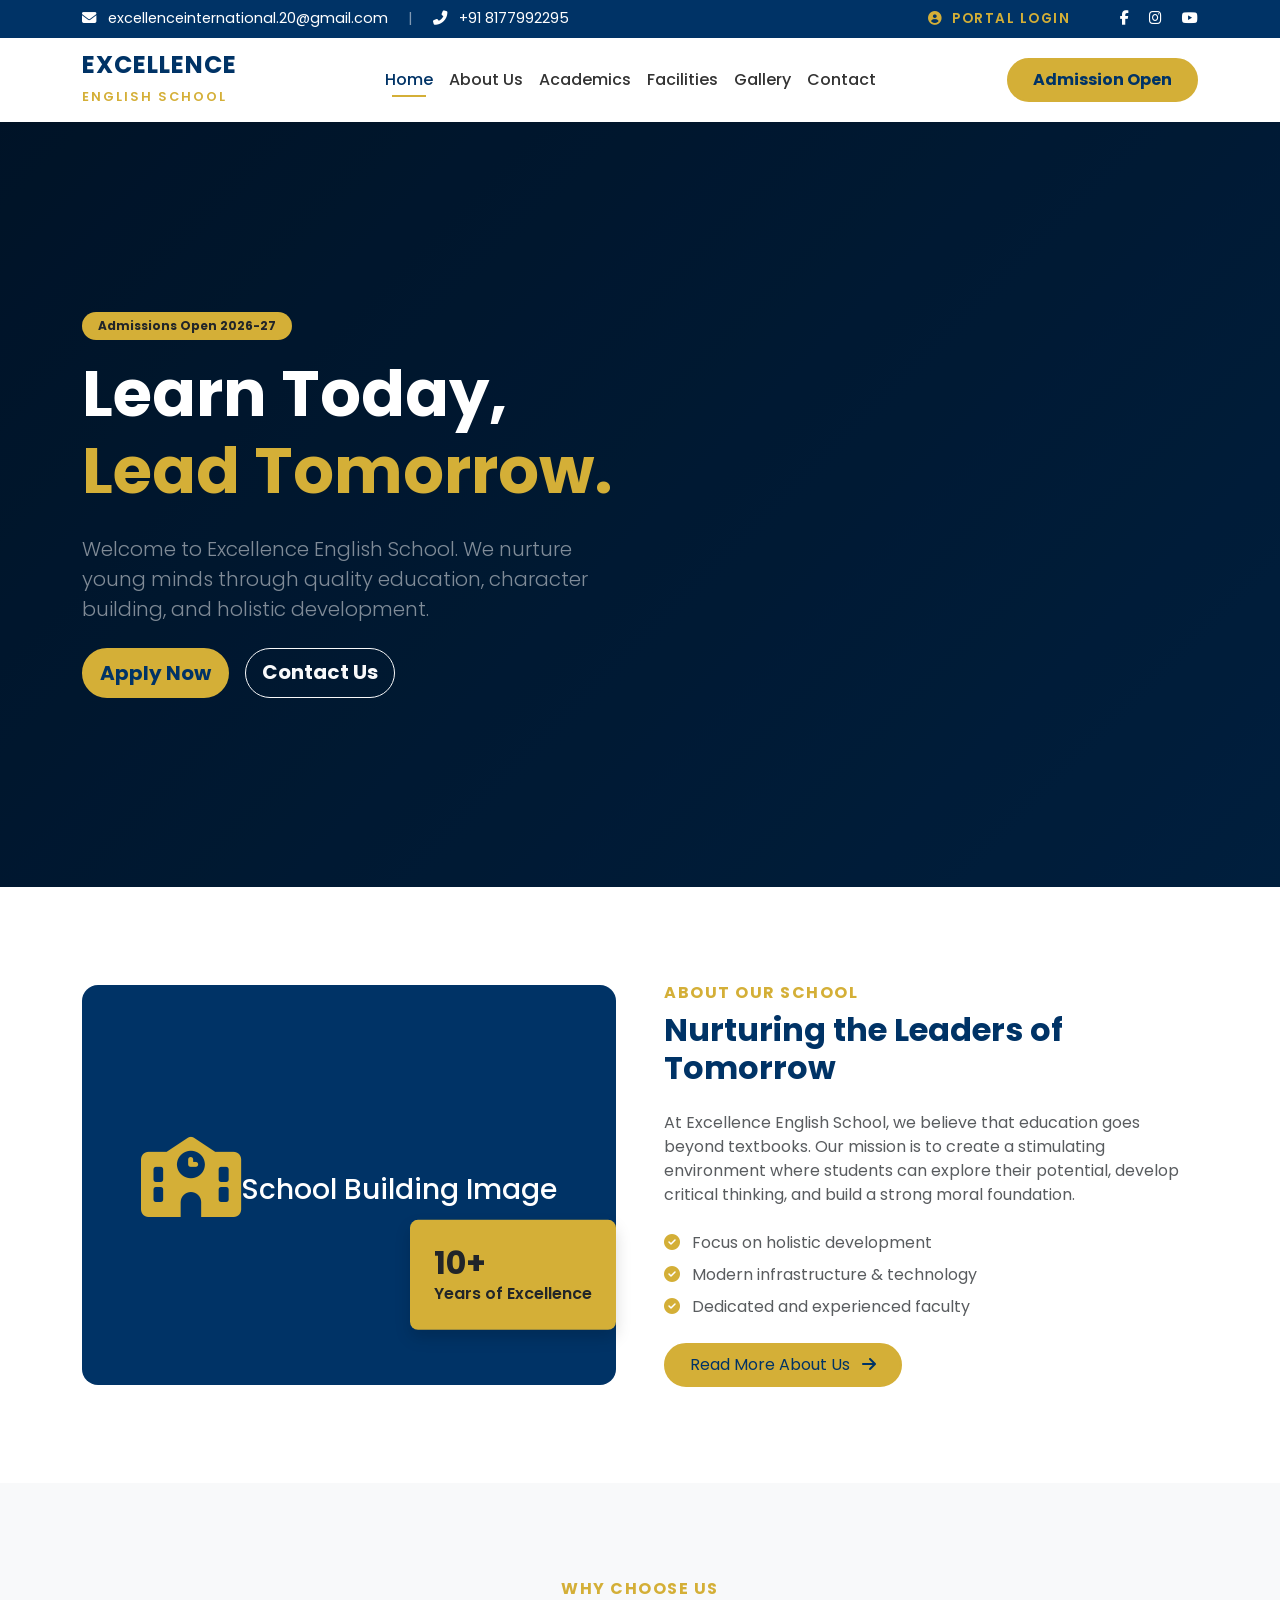
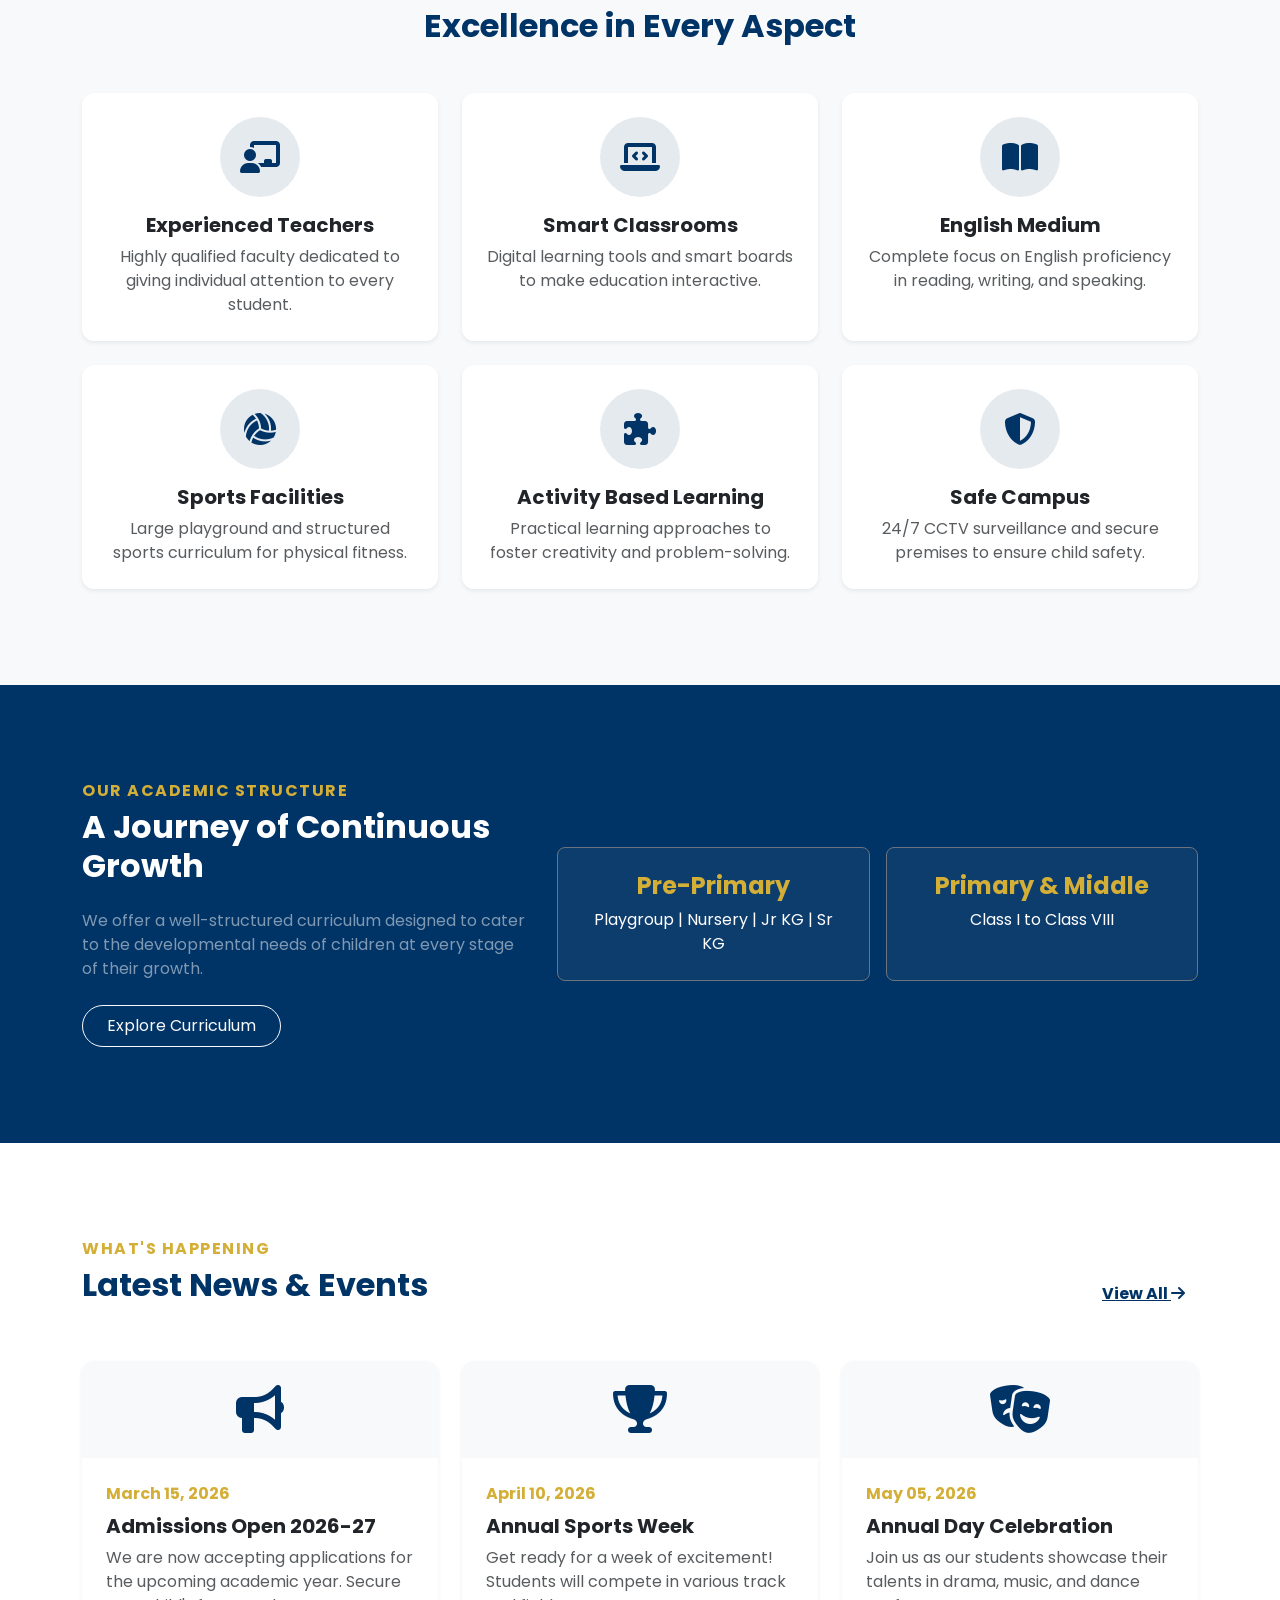
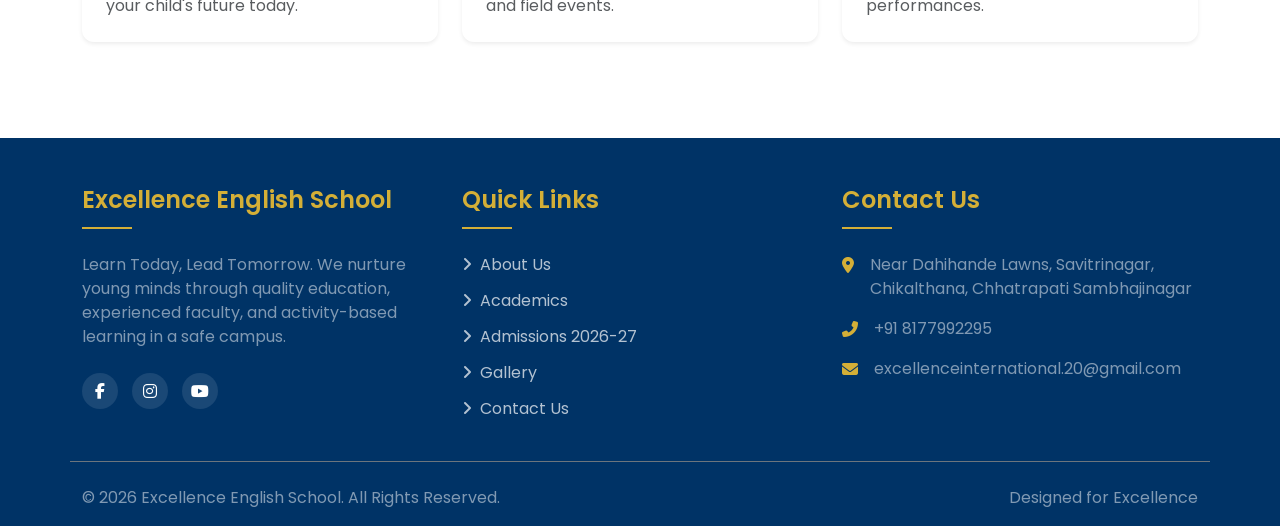
<file: index.html>
<!DOCTYPE html>
<html lang="en">
<head>
    <meta charset="UTF-8">
    <meta name="viewport" content="width=device-width, initial-scale=1.0">
    <title>Excellence English School | Learn Today, Lead Tomorrow</title>
    
    <!-- Google Fonts: Poppins for modern typography -->
    <link href="https://fonts.googleapis.com/css2?family=Poppins:wght@300;400;500;600;700&display=swap" rel="stylesheet">
    
    <!-- Bootstrap 5 CSS -->
    <link href="https://cdn.jsdelivr.net/npm/bootstrap@5.3.2/dist/css/bootstrap.min.css" rel="stylesheet">
    
    <!-- Font Awesome for Icons -->
    <link rel="stylesheet" href="https://cdnjs.cloudflare.com/ajax/libs/font-awesome/6.4.2/css/all.min.css">
    
    <!-- AOS Animation CSS -->
    <link href="https://unpkg.com/aos@2.3.1/dist/aos.css" rel="stylesheet">
    
    <!-- Custom CSS -->
    <link rel="stylesheet" href="style.css">
</head>
<body>

   <!-- Top Bar (Premium Feature) -->
    <div class="top-bar d-none d-md-block text-white py-2">
        <div class="container d-flex justify-content-between align-items-center">
            
            <!-- Left Side: Contact Info -->
            <div class="contact-info">
                <i class="fas fa-envelope me-2"></i> excellenceinternational.20@gmail.com
                <span class="mx-3 text-white-50">|</span>
                <i class="fas fa-phone-alt me-2"></i> +91 8177992295
            </div>
            
            <!-- Right Side: Login & Socials -->
            <div class="d-flex align-items-center">
                <!-- NEW LOGIN LINK -->
                <a href="login.html" class="text-gold text-decoration-none fw-semibold me-4 tracking-wide" style="font-size: 0.85rem;">
                    <i class="fas fa-user-circle me-1"></i> PORTAL LOGIN
                </a>
                
                <span class="me-4 text-white-50 border-start h-100" style="padding-left: 1px;"></span>
                
                <!-- Social Links -->
                <div class="social-links">
                    <a href="#" class="text-white me-3"><i class="fab fa-facebook-f"></i></a>
                    <a href="#" class="text-white me-3"><i class="fab fa-instagram"></i></a>
                    <a href="#" class="text-white"><i class="fab fa-youtube"></i></a>
                </div>
            </div>

        </div>
    </div>

    <!-- Main Navigation -->
    <nav class="navbar navbar-expand-lg sticky-top bg-white shadow-sm">
        <div class="container">
            <!-- Brand / Logo -->
            <a class="navbar-brand d-flex align-items-center" href="index.html">
                <!-- <img src="images/logo.png" alt="Logo" width="50" height="50" class="me-2"> -->
                <div>
                    <h4 class="mb-0 fw-bold school-name">EXCELLENCE</h4>
                    <span class="school-tagline">English School</span>
                </div>
            </a>
            
            <!-- Mobile Toggle Button -->
            <button class="navbar-toggler" type="button" data-bs-toggle="collapse" data-bs-target="#navbarNav">
                <span class="navbar-toggler-icon"></span>
            </button>
            
            <!-- Nav Links -->
            <div class="collapse navbar-collapse" id="navbarNav">
                <ul class="navbar-nav mx-auto">
                    <li class="nav-item"><a class="nav-link active" href="index.html">Home</a></li>
                    <li class="nav-item"><a class="nav-link" href="about.html">About Us</a></li>
                    <li class="nav-item"><a class="nav-link" href="academics.html">Academics</a></li>
                    <li class="nav-item"><a class="nav-link" href="facilities.html">Facilities</a></li>
                    <li class="nav-item"><a class="nav-link" href="gallery.html">Gallery</a></li>
                    <li class="nav-item"><a class="nav-link" href="contact.html">Contact</a></li>
                </ul>
                <div class="d-flex mt-3 mt-lg-0">
                    <a href="admissions.html" class="btn btn-primary-custom fw-bold rounded-pill px-4 py-2">Admission Open</a>
                </div>
            </div>
        </div>
    </nav>

    <!-- MAIN CONTENT PLACEHOLDER (Phase 2 will go here) -->
    <!-- ================= HERO SECTION ================= -->
    <section class="hero-section position-relative d-flex align-items-center">
        <!-- Overlay for better text readability -->
        <div class="hero-overlay"></div>
        <div class="container position-relative z-1 text-center text-md-start">
            <div class="row">
                <div class="col-lg-8" data-aos="fade-right">
                    <span class="badge bg-gold text-dark mb-3 px-3 py-2 rounded-pill fw-bold">Admissions Open 2026-27</span>
                    <h1 class="display-3 fw-bold text-white mb-4">Learn Today,<br><span class="text-gold">Lead Tomorrow.</span></h1>
                    <p class="lead text-white-50 mb-4 w-75 mx-auto mx-md-0">Welcome to Excellence English School. We nurture young minds through quality education, character building, and holistic development.</p>
                    <div class="d-flex flex-column flex-md-row gap-3 justify-content-center justify-content-md-start">
                        <a href="admissions.html" class="btn btn-gold btn-lg fw-bold rounded-pill">Apply Now</a>
                        <a href="contact.html" class="btn btn-outline-light btn-lg fw-bold rounded-pill">Contact Us</a>
                    </div>
                </div>
            </div>
        </div>
    </section>

    <!-- ================= ABOUT PREVIEW ================= -->
    <section class="about-preview py-5">
        <div class="container py-5">
            <div class="row align-items-center g-5">
                <div class="col-lg-6" data-aos="fade-up">
                    <div class="position-relative">
                        <!-- Placeholder for a real school image -->
                        <div class="bg-primary-blue rounded-4 p-5 text-center text-white" style="min-height: 400px; display: flex; align-items: center; justify-content: center;">
                            <i class="fas fa-school fa-5x text-gold mb-3"></i>
                            <h3 class="mt-3">School Building Image</h3>
                        </div>
                        <div class="experience-badge bg-gold text-dark p-4 rounded-3 shadow position-absolute bottom-0 end-0 translate-middle-y me-n4 d-none d-lg-block">
                            <h2 class="fw-bold mb-0">10+</h2>
                            <p class="mb-0 fw-semibold">Years of Excellence</p>
                        </div>
                    </div>
                </div>
                <div class="col-lg-6" data-aos="fade-left">
                    <h6 class="text-gold fw-bold text-uppercase tracking-wide">About Our School</h6>
                    <h2 class="fw-bold text-primary-blue mb-4">Nurturing the Leaders of Tomorrow</h2>
                    <p class="text-muted mb-4">At Excellence English School, we believe that education goes beyond textbooks. Our mission is to create a stimulating environment where students can explore their potential, develop critical thinking, and build a strong moral foundation.</p>
                    <ul class="list-unstyled text-muted mb-4">
                        <li class="mb-2"><i class="fas fa-check-circle text-gold me-2"></i> Focus on holistic development</li>
                        <li class="mb-2"><i class="fas fa-check-circle text-gold me-2"></i> Modern infrastructure & technology</li>
                        <li class="mb-2"><i class="fas fa-check-circle text-gold me-2"></i> Dedicated and experienced faculty</li>
                    </ul>
                    <a href="about.html" class="btn btn-primary-custom rounded-pill px-4 py-2">Read More About Us <i class="fas fa-arrow-right ms-2"></i></a>
                </div>
            </div>
        </div>
    </section>

    <!-- ================= WHY CHOOSE US ================= -->
    <section class="features-section py-5 bg-light">
        <div class="container py-5">
            <div class="text-center mb-5" data-aos="fade-up">
                <h6 class="text-gold fw-bold text-uppercase tracking-wide">Why Choose Us</h6>
                <h2 class="fw-bold text-primary-blue">Excellence in Every Aspect</h2>
            </div>
            
            <div class="row g-4">
                <!-- Feature 1 -->
                <div class="col-lg-4 col-md-6" data-aos="fade-up" data-aos-delay="100">
                    <div class="feature-card card h-100 border-0 shadow-sm p-4 text-center">
                        <div class="icon-wrapper bg-primary-blue-light text-primary-blue mx-auto mb-3">
                            <i class="fas fa-chalkboard-teacher fa-2x"></i>
                        </div>
                        <h4 class="fw-bold h5">Experienced Teachers</h4>
                        <p class="text-muted mb-0">Highly qualified faculty dedicated to giving individual attention to every student.</p>
                    </div>
                </div>
                <!-- Feature 2 -->
                <div class="col-lg-4 col-md-6" data-aos="fade-up" data-aos-delay="200">
                    <div class="feature-card card h-100 border-0 shadow-sm p-4 text-center">
                        <div class="icon-wrapper bg-primary-blue-light text-primary-blue mx-auto mb-3">
                            <i class="fas fa-laptop-code fa-2x"></i>
                        </div>
                        <h4 class="fw-bold h5">Smart Classrooms</h4>
                        <p class="text-muted mb-0">Digital learning tools and smart boards to make education interactive.</p>
                    </div>
                </div>
                <!-- Feature 3 -->
                <div class="col-lg-4 col-md-6" data-aos="fade-up" data-aos-delay="300">
                    <div class="feature-card card h-100 border-0 shadow-sm p-4 text-center">
                        <div class="icon-wrapper bg-primary-blue-light text-primary-blue mx-auto mb-3">
                            <i class="fas fa-book-open fa-2x"></i>
                        </div>
                        <h4 class="fw-bold h5">English Medium</h4>
                        <p class="text-muted mb-0">Complete focus on English proficiency in reading, writing, and speaking.</p>
                    </div>
                </div>
                <!-- Feature 4 -->
                <div class="col-lg-4 col-md-6" data-aos="fade-up" data-aos-delay="400">
                    <div class="feature-card card h-100 border-0 shadow-sm p-4 text-center">
                        <div class="icon-wrapper bg-primary-blue-light text-primary-blue mx-auto mb-3">
                            <i class="fas fa-volleyball-ball fa-2x"></i>
                        </div>
                        <h4 class="fw-bold h5">Sports Facilities</h4>
                        <p class="text-muted mb-0">Large playground and structured sports curriculum for physical fitness.</p>
                    </div>
                </div>
                <!-- Feature 5 -->
                <div class="col-lg-4 col-md-6" data-aos="fade-up" data-aos-delay="500">
                    <div class="feature-card card h-100 border-0 shadow-sm p-4 text-center">
                        <div class="icon-wrapper bg-primary-blue-light text-primary-blue mx-auto mb-3">
                            <i class="fas fa-puzzle-piece fa-2x"></i>
                        </div>
                        <h4 class="fw-bold h5">Activity Based Learning</h4>
                        <p class="text-muted mb-0">Practical learning approaches to foster creativity and problem-solving.</p>
                    </div>
                </div>
                <!-- Feature 6 -->
                <div class="col-lg-4 col-md-6" data-aos="fade-up" data-aos-delay="600">
                    <div class="feature-card card h-100 border-0 shadow-sm p-4 text-center">
                        <div class="icon-wrapper bg-primary-blue-light text-primary-blue mx-auto mb-3">
                            <i class="fas fa-shield-alt fa-2x"></i>
                        </div>
                        <h4 class="fw-bold h5">Safe Campus</h4>
                        <p class="text-muted mb-0">24/7 CCTV surveillance and secure premises to ensure child safety.</p>
                    </div>
                </div>
            </div>
        </div>
    </section>

    <!-- ================= ACADEMICS PREVIEW ================= -->
    <section class="academics-section py-5 bg-primary-blue text-white">
        <div class="container py-5">
            <div class="row align-items-center">
                <div class="col-lg-5 mb-4 mb-lg-0" data-aos="fade-right">
                    <h6 class="text-gold fw-bold text-uppercase tracking-wide">Our Academic Structure</h6>
                    <h2 class="fw-bold mb-4">A Journey of Continuous Growth</h2>
                    <p class="text-white-50 mb-4">We offer a well-structured curriculum designed to cater to the developmental needs of children at every stage of their growth.</p>
                    <a href="academics.html" class="btn btn-outline-light rounded-pill px-4 py-2">Explore Curriculum</a>
                </div>
                <div class="col-lg-7" data-aos="fade-left">
                    <div class="row g-3">
                        <div class="col-md-6">
                            <div class="academic-card p-4 border border-secondary rounded-3 hover-gold text-center h-100">
                                <h4 class="text-gold fw-bold">Pre-Primary</h4>
                                <p class="mb-0">Playgroup | Nursery | Jr KG | Sr KG</p>
                            </div>
                        </div>
                        <div class="col-md-6">
                            <div class="academic-card p-4 border border-secondary rounded-3 hover-gold text-center h-100">
                                <h4 class="text-gold fw-bold">Primary & Middle</h4>
                                <p class="mb-0">Class I to Class VIII</p>
                            </div>
                        </div>
                    </div>
                </div>
            </div>
        </div>
    </section>

    <!-- ================= LATEST NEWS & EVENTS ================= -->
    <section class="news-section py-5">
        <div class="container py-5">
            <div class="d-flex justify-content-between align-items-end mb-5" data-aos="fade-up">
                <div>
                    <h6 class="text-gold fw-bold text-uppercase tracking-wide">What's Happening</h6>
                    <h2 class="fw-bold text-primary-blue">Latest News & Events</h2>
                </div>
                <a href="news.html" class="btn btn-link text-primary-blue fw-bold d-none d-md-block">View All <i class="fas fa-arrow-right"></i></a>
            </div>

            <div class="row g-4">
                <!-- News Item 1 -->
                <div class="col-lg-4 col-md-6" data-aos="fade-up" data-aos-delay="100">
                    <div class="card news-card border-0 shadow-sm h-100">
                        <div class="bg-light text-center py-4 text-primary-blue">
                            <i class="fas fa-bullhorn fa-3x"></i>
                        </div>
                        <div class="card-body p-4">
                            <span class="text-gold fw-bold text-sm">March 15, 2026</span>
                            <h4 class="card-title fw-bold h5 mt-2">Admissions Open 2026-27</h4>
                            <p class="card-text text-muted">We are now accepting applications for the upcoming academic year. Secure your child's future today.</p>
                        </div>
                    </div>
                </div>
                <!-- News Item 2 -->
                <div class="col-lg-4 col-md-6" data-aos="fade-up" data-aos-delay="200">
                    <div class="card news-card border-0 shadow-sm h-100">
                        <div class="bg-light text-center py-4 text-primary-blue">
                            <i class="fas fa-trophy fa-3x"></i>
                        </div>
                        <div class="card-body p-4">
                            <span class="text-gold fw-bold text-sm">April 10, 2026</span>
                            <h4 class="card-title fw-bold h5 mt-2">Annual Sports Week</h4>
                            <p class="card-text text-muted">Get ready for a week of excitement! Students will compete in various track and field events.</p>
                        </div>
                    </div>
                </div>
                <!-- News Item 3 -->
                <div class="col-lg-4 col-md-6" data-aos="fade-up" data-aos-delay="300">
                    <div class="card news-card border-0 shadow-sm h-100">
                        <div class="bg-light text-center py-4 text-primary-blue">
                            <i class="fas fa-theater-masks fa-3x"></i>
                        </div>
                        <div class="card-body p-4">
                            <span class="text-gold fw-bold text-sm">May 05, 2026</span>
                            <h4 class="card-title fw-bold h5 mt-2">Annual Day Celebration</h4>
                            <p class="card-text text-muted">Join us as our students showcase their talents in drama, music, and dance performances.</p>
                        </div>
                    </div>
                </div>
            </div>
        </div>
    </section>
    <!-- END MAIN CONTENT -->

    <!-- Premium Footer -->
    <footer class="footer pt-5 pb-3">
        <div class="container">
            <div class="row gy-4 mb-4">
                <!-- About Column -->
                <div class="col-lg-4 col-md-6">
                    <h4 class="footer-title mb-4">Excellence English School</h4>
                    <p class="text-white-50 mb-4">Learn Today, Lead Tomorrow. We nurture young minds through quality education, experienced faculty, and activity-based learning in a safe campus.</p>
                    <div class="footer-social">
                        <a href="#"><i class="fab fa-facebook-f"></i></a>
                        <a href="#"><i class="fab fa-instagram"></i></a>
                        <a href="#"><i class="fab fa-youtube"></i></a>
                    </div>
                </div>
                
                <!-- Quick Links Column -->
                <div class="col-lg-4 col-md-6">
                    <h4 class="footer-title mb-4">Quick Links</h4>
                    <ul class="footer-links list-unstyled">
                        <li><a href="about.html"><i class="fas fa-angle-right me-2"></i>About Us</a></li>
                        <li><a href="academics.html"><i class="fas fa-angle-right me-2"></i>Academics</a></li>
                        <li><a href="admissions.html"><i class="fas fa-angle-right me-2"></i>Admissions 2026-27</a></li>
                        <li><a href="gallery.html"><i class="fas fa-angle-right me-2"></i>Gallery</a></li>
                        <li><a href="contact.html"><i class="fas fa-angle-right me-2"></i>Contact Us</a></li>
                    </ul>
                </div>
                
                <!-- Contact Column -->
                <div class="col-lg-4 col-md-12">
                    <h4 class="footer-title mb-4">Contact Us</h4>
                    <ul class="footer-contact list-unstyled text-white-50">
                        <li class="mb-3 d-flex">
                            <i class="fas fa-map-marker-alt mt-1 me-3 text-gold"></i>
                            <span>Near Dahihande Lawns, Savitrinagar,<br>Chikalthana, Chhatrapati Sambhajinagar</span>
                        </li>
                        <li class="mb-3 d-flex">
                            <i class="fas fa-phone-alt mt-1 me-3 text-gold"></i>
                            <span>+91 8177992295</span>
                        </li>
                        <li class="mb-3 d-flex">
                            <i class="fas fa-envelope mt-1 me-3 text-gold"></i>
                            <span>excellenceinternational.20@gmail.com</span>
                        </li>
                    </ul>
                </div>
            </div>
            
            <!-- Copyright -->
            <div class="row pt-4 border-top border-secondary">
                <div class="col-md-6 text-center text-md-start text-white-50">
                    <p class="mb-0">&copy; 2026 Excellence English School. All Rights Reserved.</p>
                </div>
                <div class="col-md-6 text-center text-md-end text-white-50">
                    <p class="mb-0">Designed for Excellence</p>
                </div>
            </div>
        </div>
    </footer>

    <!-- Bootstrap JS Bundle with Popper -->
    <script src="https://cdn.jsdelivr.net/npm/bootstrap@5.3.2/dist/js/bootstrap.bundle.min.js"></script>
    
    <!-- AOS Animation JS -->
    <script src="https://unpkg.com/aos@2.3.1/dist/aos.js"></script>
    
    <!-- Custom JS -->
    <script src="script.js"></script>
    
    <!-- Initialize AOS -->
    <script>
        AOS.init({
            duration: 800,
            once: true
        });
    </script>
</body>
</html>
</file>
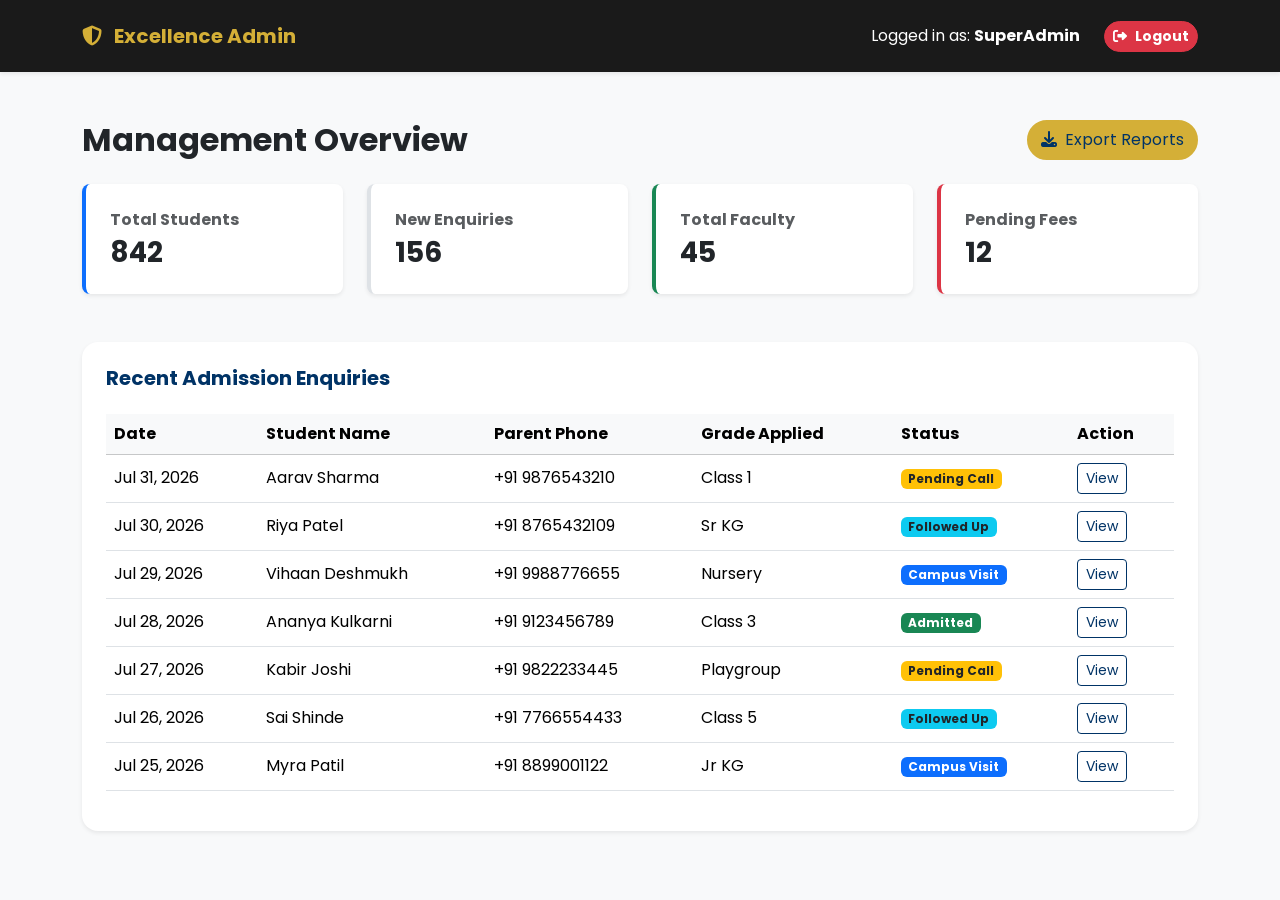
<file: admin-dashboard.html>
<!DOCTYPE html>
<html lang="en">
<head>
    <meta charset="UTF-8">
    <meta name="viewport" content="width=device-width, initial-scale=1.0">
    <title>Admin Dashboard | Excellence English School</title>
    <link href="https://fonts.googleapis.com/css2?family=Poppins:wght@300;400;500;600;700&display=swap" rel="stylesheet">
    <link href="https://cdn.jsdelivr.net/npm/bootstrap@5.3.2/dist/css/bootstrap.min.css" rel="stylesheet">
    <link rel="stylesheet" href="https://cdnjs.cloudflare.com/ajax/libs/font-awesome/6.4.2/css/all.min.css">
    <link rel="stylesheet" href="style.css">
</head>
<body class="bg-light">

    <!-- Admin Navbar -->
    <nav class="navbar navbar-expand-lg text-white shadow-sm py-3" style="background-color: #1a1a1a;">
        <div class="container border-0">
            <a class="navbar-brand text-gold fw-bold" href="#"><i class="fas fa-shield-alt me-2"></i> Excellence Admin</a>
            <div class="d-flex align-items-center">
                <span class="me-4 d-none d-md-block text-white">Logged in as: <b>SuperAdmin</b></span>
                <a href="login.html" class="btn btn-danger btn-sm rounded-pill fw-bold"><i class="fas fa-sign-out-alt me-2"></i>Logout</a>
            </div>
        </div>
    </nav>

    <!-- Admin Content -->
    <div class="container py-5">
        <div class="d-flex justify-content-between align-items-center mb-4">
            <h2 class="fw-bold text-dark mb-0">Management Overview</h2>
            <button class="btn btn-primary-custom rounded-pill"><i class="fas fa-download me-2"></i>Export Reports</button>
        </div>
        
        <!-- Stats Row -->
        <div class="row g-4 mb-5">
            <div class="col-lg-3 col-md-6">
                <div class="card border-0 shadow-sm rounded-3 p-4 border-start border-4 border-primary">
                    <p class="text-muted fw-bold mb-1">Total Students</p>
                    <h3 class="fw-bold text-dark mb-0">842</h3>
                </div>
            </div>
            <div class="col-lg-3 col-md-6">
                <div class="card border-0 shadow-sm rounded-3 p-4 border-start border-4 border-gold">
                    <p class="text-muted fw-bold mb-1">New Enquiries</p>
                    <h3 class="fw-bold text-dark mb-0">156</h3>
                </div>
            </div>
            <div class="col-lg-3 col-md-6">
                <div class="card border-0 shadow-sm rounded-3 p-4 border-start border-4 border-success">
                    <p class="text-muted fw-bold mb-1">Total Faculty</p>
                    <h3 class="fw-bold text-dark mb-0">45</h3>
                </div>
            </div>
            <div class="col-lg-3 col-md-6">
                <div class="card border-0 shadow-sm rounded-3 p-4 border-start border-4 border-danger">
                    <p class="text-muted fw-bold mb-1">Pending Fees</p>
                    <h3 class="fw-bold text-dark mb-0">12</h3>
                </div>
            </div>
        </div>

        <!-- Recent Admission Enquiries Table -->
        <div class="card border-0 shadow-sm rounded-4 p-4">
            <h5 class="fw-bold text-primary-blue mb-4">Recent Admission Enquiries</h5>
            <div class="table-responsive">
                <table class="table table-hover align-middle">
                    <thead class="table-light">
                        <tr>
                            <th>Date</th>
                            <th>Student Name</th>
                            <th>Parent Phone</th>
                            <th>Grade Applied</th>
                            <th>Status</th>
                            <th>Action</th>
                        </tr>
                    </thead>
                    <tbody>
                        <!-- Row 1 -->
                        <tr>
                            <td>Jul 31, 2026</td>
                            <td>Aarav Sharma</td>
                            <td>+91 9876543210</td>
                            <td>Class 1</td>
                            <td><span class="badge bg-warning text-dark">Pending Call</span></td>
                            <td><button class="btn btn-sm btn-outline-primary">View</button></td>
                        </tr>
                        <!-- Row 2 -->
                        <tr>
                            <td>Jul 30, 2026</td>
                            <td>Riya Patel</td>
                            <td>+91 8765432109</td>
                            <td>Sr KG</td>
                            <td><span class="badge bg-info text-dark">Followed Up</span></td>
                            <td><button class="btn btn-sm btn-outline-primary">View</button></td>
                        </tr>
                        <!-- Row 3 -->
                        <tr>
                            <td>Jul 29, 2026</td>
                            <td>Vihaan Deshmukh</td>
                            <td>+91 9988776655</td>
                            <td>Nursery</td>
                            <td><span class="badge bg-primary">Campus Visit</span></td>
                            <td><button class="btn btn-sm btn-outline-primary">View</button></td>
                        </tr>
                        <!-- Row 4 -->
                        <tr>
                            <td>Jul 28, 2026</td>
                            <td>Ananya Kulkarni</td>
                            <td>+91 9123456789</td>
                            <td>Class 3</td>
                            <td><span class="badge bg-success">Admitted</span></td>
                            <td><button class="btn btn-sm btn-outline-primary">View</button></td>
                        </tr>
                        <!-- Row 5 -->
                        <tr>
                            <td>Jul 27, 2026</td>
                            <td>Kabir Joshi</td>
                            <td>+91 9822233445</td>
                            <td>Playgroup</td>
                            <td><span class="badge bg-warning text-dark">Pending Call</span></td>
                            <td><button class="btn btn-sm btn-outline-primary">View</button></td>
                        </tr>
                        <!-- Row 6 -->
                        <tr>
                            <td>Jul 26, 2026</td>
                            <td>Sai Shinde</td>
                            <td>+91 7766554433</td>
                            <td>Class 5</td>
                            <td><span class="badge bg-info text-dark">Followed Up</span></td>
                            <td><button class="btn btn-sm btn-outline-primary">View</button></td>
                        </tr>
                        <!-- Row 7 -->
                        <tr>
                            <td>Jul 25, 2026</td>
                            <td>Myra Patil</td>
                            <td>+91 8899001122</td>
                            <td>Jr KG</td>
                            <td><span class="badge bg-primary">Campus Visit</span></td>
                            <td><button class="btn btn-sm btn-outline-primary">View</button></td>
                        </tr>
                    </tbody>
                </table>
            </div>
        </div>
    </div>

</body>
</html>
</file>
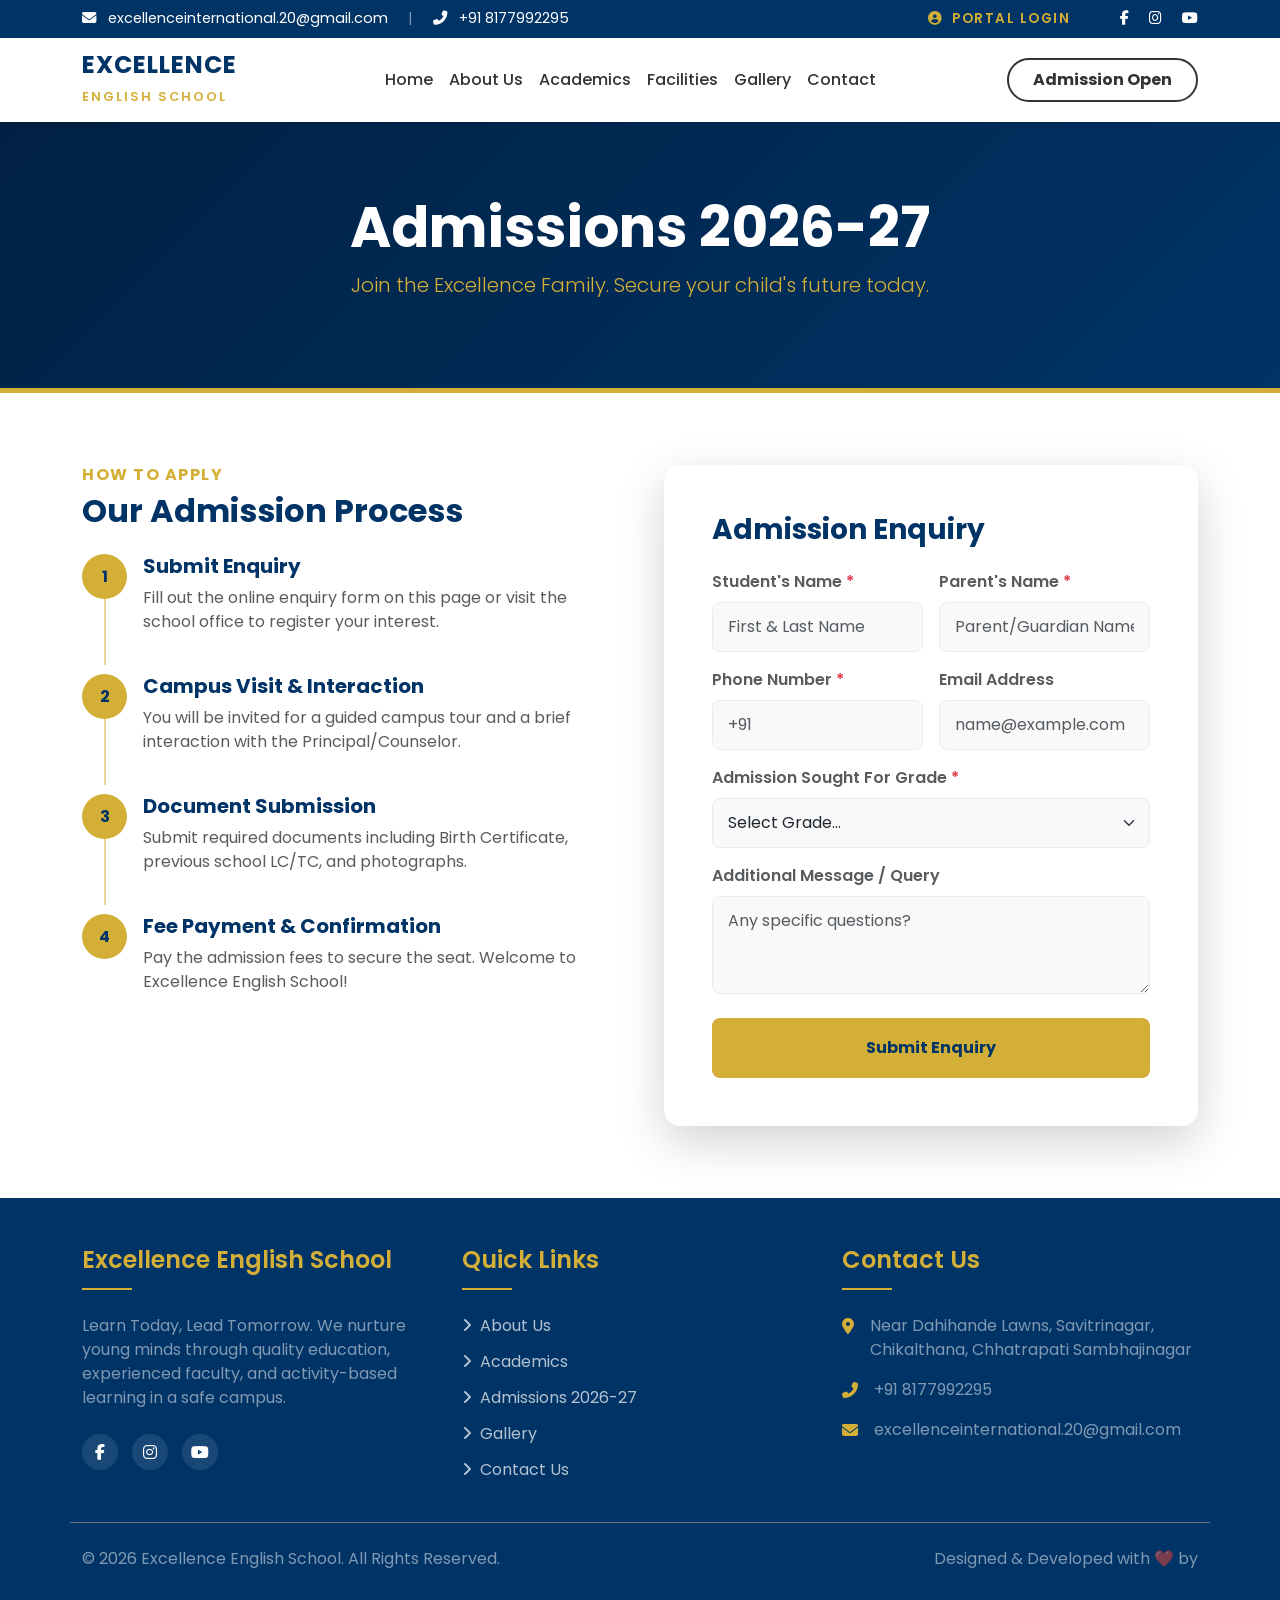
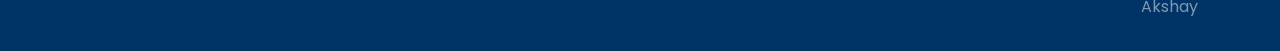
<file: admissions.html>
<!DOCTYPE html>
<html lang="en">
<head>
    <meta charset="UTF-8">
    <meta name="viewport" content="width=device-width, initial-scale=1.0">
    <title>Admissions | Excellence English School</title>
    <link href="https://fonts.googleapis.com/css2?family=Poppins:wght@300;400;500;600;700&display=swap" rel="stylesheet">
    <link href="https://cdn.jsdelivr.net/npm/bootstrap@5.3.2/dist/css/bootstrap.min.css" rel="stylesheet">
    <link rel="stylesheet" href="https://cdnjs.cloudflare.com/ajax/libs/font-awesome/6.4.2/css/all.min.css">
    <link href="https://unpkg.com/aos@2.3.1/dist/aos.css" rel="stylesheet">
    <link rel="stylesheet" href="style.css">
</head>
<body>
<!-- Top Bar (Premium Feature) -->
    <div class="top-bar d-none d-md-block text-white py-2">
        <div class="container d-flex justify-content-between align-items-center">
            
            <!-- Left Side: Contact Info -->
            <div class="contact-info">
                <i class="fas fa-envelope me-2"></i> excellenceinternational.20@gmail.com
                <span class="mx-3 text-white-50">|</span>
                <i class="fas fa-phone-alt me-2"></i> +91 8177992295
            </div>
            
            <!-- Right Side: Login & Socials -->
            <div class="d-flex align-items-center">
                <!-- NEW LOGIN LINK -->
                <a href="login.html" class="text-gold text-decoration-none fw-semibold me-4 tracking-wide" style="font-size: 0.85rem;">
                    <i class="fas fa-user-circle me-1"></i> PORTAL LOGIN
                </a>
                
                <span class="me-4 text-white-50 border-start h-100" style="padding-left: 1px;"></span>
                
                <!-- Social Links -->
                <div class="social-links">
                    <a href="#" class="text-white me-3"><i class="fab fa-facebook-f"></i></a>
                    <a href="#" class="text-white me-3"><i class="fab fa-instagram"></i></a>
                    <a href="#" class="text-white"><i class="fab fa-youtube"></i></a>
                </div>
            </div>

        </div>
    </div>

    <!-- ================= NAVBAR ================= -->
    <!-- (In a real project, you would copy the exact Top Bar and Navbar from index.html here) -->
    <nav class="navbar navbar-expand-lg sticky-top bg-white shadow-sm">
        <div class="container">
            <a class="navbar-brand d-flex align-items-center" href="index.html">
                <div>
                    <h4 class="mb-0 fw-bold school-name">EXCELLENCE</h4>
                    <span class="school-tagline">English School</span>
                </div>
            </a>
            <button class="navbar-toggler" type="button" data-bs-toggle="collapse" data-bs-target="#navbarNav">
                <span class="navbar-toggler-icon"></span>
            </button>
            <div class="collapse navbar-collapse" id="navbarNav">
                <ul class="navbar-nav mx-auto">
                    <li class="nav-item"><a class="nav-link" href="index.html">Home</a></li>
                    <li class="nav-item"><a class="nav-link" href="about.html">About Us</a></li>
                    <li class="nav-item"><a class="nav-link" href="academics.html">Academics</a></li>
                    <li class="nav-item"><a class="nav-link" href="facilities.html">Facilities</a></li>
                    <li class="nav-item"><a class="nav-link" href="gallery.html">Gallery</a></li>
                    <li class="nav-item"><a class="nav-link" href="contact.html">Contact</a></li>
                </ul>
                <div class="d-flex mt-3 mt-lg-0">
                    <a href="admissions.html" class="btn btn-primary-custom active fw-bold rounded-pill px-4 py-2">Admission Open</a>
                </div>
            </div>
        </div>
    </nav>

    <!-- ================= PAGE HEADER ================= -->
    <section class="page-header bg-primary-blue text-white text-center py-5">
        <div class="container py-4" data-aos="fade-in">
            <h1 class="display-4 fw-bold">Admissions 2026-27</h1>
            <p class="lead text-gold">Join the Excellence Family. Secure your child's future today.</p>
        </div>
    </section>

    <!-- ================= ADMISSION CONTENT ================= -->
    <section class="admissions-content py-5">
        <div class="container py-4">
            <div class="row g-5">
                
                <!-- Left Column: Process -->
                <div class="col-lg-6" data-aos="fade-right">
                    <h6 class="text-gold fw-bold text-uppercase tracking-wide">How to Apply</h6>
                    <h2 class="fw-bold text-primary-blue mb-4">Our Admission Process</h2>
                    
                    <div class="process-timeline mt-4">
                        <div class="process-step d-flex mb-4">
                            <div class="step-number bg-gold text-primary-blue fw-bold rounded-circle d-flex align-items-center justify-content-center me-3 flex-shrink-0" style="width: 45px; height: 45px;">1</div>
                            <div>
                                <h5 class="fw-bold text-primary-blue">Submit Enquiry</h5>
                                <p class="text-muted">Fill out the online enquiry form on this page or visit the school office to register your interest.</p>
                            </div>
                        </div>
                        <div class="process-step d-flex mb-4">
                            <div class="step-number bg-gold text-primary-blue fw-bold rounded-circle d-flex align-items-center justify-content-center me-3 flex-shrink-0" style="width: 45px; height: 45px;">2</div>
                            <div>
                                <h5 class="fw-bold text-primary-blue">Campus Visit & Interaction</h5>
                                <p class="text-muted">You will be invited for a guided campus tour and a brief interaction with the Principal/Counselor.</p>
                            </div>
                        </div>
                        <div class="process-step d-flex mb-4">
                            <div class="step-number bg-gold text-primary-blue fw-bold rounded-circle d-flex align-items-center justify-content-center me-3 flex-shrink-0" style="width: 45px; height: 45px;">3</div>
                            <div>
                                <h5 class="fw-bold text-primary-blue">Document Submission</h5>
                                <p class="text-muted">Submit required documents including Birth Certificate, previous school LC/TC, and photographs.</p>
                            </div>
                        </div>
                        <div class="process-step d-flex">
                            <div class="step-number bg-gold text-primary-blue fw-bold rounded-circle d-flex align-items-center justify-content-center me-3 flex-shrink-0" style="width: 45px; height: 45px;">4</div>
                            <div>
                                <h5 class="fw-bold text-primary-blue">Fee Payment & Confirmation</h5>
                                <p class="text-muted">Pay the admission fees to secure the seat. Welcome to Excellence English School!</p>
                            </div>
                        </div>
                    </div>
                </div>

                <!-- Right Column: Enquiry Form -->
                <div class="col-lg-6" data-aos="fade-left">
                    <div class="card shadow-lg border-0 rounded-4 p-4 p-md-5">
                        <h3 class="fw-bold text-primary-blue mb-4">Admission Enquiry</h3>
                        <form>
                            <div class="row g-3">
                                <div class="col-md-6">
                                    <label class="form-label text-muted fw-semibold">Student's Name <span class="text-danger">*</span></label>
                                    <input type="text" class="form-control custom-input" placeholder="First & Last Name" required>
                                </div>
                                <div class="col-md-6">
                                    <label class="form-label text-muted fw-semibold">Parent's Name <span class="text-danger">*</span></label>
                                    <input type="text" class="form-control custom-input" placeholder="Parent/Guardian Name" required>
                                </div>
                                <div class="col-md-6">
                                    <label class="form-label text-muted fw-semibold">Phone Number <span class="text-danger">*</span></label>
                                    <input type="tel" class="form-control custom-input" placeholder="+91" required>
                                </div>
                                <div class="col-md-6">
                                    <label class="form-label text-muted fw-semibold">Email Address</label>
                                    <input type="email" class="form-control custom-input" placeholder="name@example.com">
                                </div>
                                <div class="col-12">
                                    <label class="form-label text-muted fw-semibold">Admission Sought For Grade <span class="text-danger">*</span></label>
                                    <select class="form-select custom-input" required>
                                        <option value="" selected disabled>Select Grade...</option>
                                        <option value="Playgroup">Playgroup</option>
                                        <option value="Nursery">Nursery</option>
                                        <option value="Jr KG">Jr KG</option>
                                        <option value="Sr KG">Sr KG</option>
                                        <option value="Class 1">Class I</option>
                                        <option value="Class 2">Class II</option>
                                        <option value="Class 3">Class III</option>
                                        <option value="Class 4">Class IV</option>
                                    </select>
                                </div>
                                <div class="col-12">
                                    <label class="form-label text-muted fw-semibold">Additional Message / Query</label>
                                    <textarea class="form-control custom-input" rows="3" placeholder="Any specific questions?"></textarea>
                                </div>
                                <div class="col-12 mt-4">
                                    <button type="submit" class="btn btn-primary-custom w-100 py-3 fw-bold rounded-3">Submit Enquiry</button>
                                </div>
                            </div>
                        </form>
                    </div>
                </div>
                
            </div>
        </div>
    </section>
    <!-- (Include the Footer from index.html here in your final code) -->
<!-- Premium Footer -->
    <footer class="footer pt-5 pb-3">
        <div class="container">
            <div class="row gy-4 mb-4">
                <!-- About Column -->
                <div class="col-lg-4 col-md-6">
                    <h4 class="footer-title mb-4">Excellence English School</h4>
                    <p class="text-white-50 mb-4">Learn Today, Lead Tomorrow. We nurture young minds through quality education, experienced faculty, and activity-based learning in a safe campus.</p>
                    <div class="footer-social">
                        <a href="#"><i class="fab fa-facebook-f"></i></a>
                        <a href="#"><i class="fab fa-instagram"></i></a>
                        <a href="#"><i class="fab fa-youtube"></i></a>
                    </div>
                </div>
                
                <!-- Quick Links Column -->
                <div class="col-lg-4 col-md-6">
                    <h4 class="footer-title mb-4">Quick Links</h4>
                    <ul class="footer-links list-unstyled">
                        <li><a href="about.html"><i class="fas fa-angle-right me-2"></i>About Us</a></li>
                        <li><a href="academics.html"><i class="fas fa-angle-right me-2"></i>Academics</a></li>
                        <li><a href="admissions.html"><i class="fas fa-angle-right me-2"></i>Admissions 2026-27</a></li>
                        <li><a href="gallery.html"><i class="fas fa-angle-right me-2"></i>Gallery</a></li>
                        <li><a href="contact.html"><i class="fas fa-angle-right me-2"></i>Contact Us</a></li>
                    </ul>
                </div>
                
                <!-- Contact Column -->
                <div class="col-lg-4 col-md-12">
                    <h4 class="footer-title mb-4">Contact Us</h4>
                    <ul class="footer-contact list-unstyled text-white-50">
                        <li class="mb-3 d-flex">
                            <i class="fas fa-map-marker-alt mt-1 me-3 text-gold"></i>
                            <span>Near Dahihande Lawns, Savitrinagar,<br>Chikalthana, Chhatrapati Sambhajinagar</span>
                        </li>
                        <li class="mb-3 d-flex">
                            <i class="fas fa-phone-alt mt-1 me-3 text-gold"></i>
                            <span>+91 8177992295</span>
                        </li>
                        <li class="mb-3 d-flex">
                            <i class="fas fa-envelope mt-1 me-3 text-gold"></i>
                            <span>excellenceinternational.20@gmail.com</span>
                        </li>
                    </ul>
                </div>
            </div>
            
            <!-- Copyright -->
            <div class="row pt-4 border-top border-secondary">
                <div class="col-md-6 text-center text-md-start text-white-50">
                    <p class="mb-0">&copy; 2026 Excellence English School. All Rights Reserved.</p>
                </div>
                <div class="col-md-6 text-center text-md-end text-white-50">
                    <p class="mb-0">Designed & Developed with ❤️ by</p></br>
			<p>Akshay </p>
                </div>
            </div>
        </div>
    </footer>
    
    <script src="https://cdn.jsdelivr.net/npm/bootstrap@5.3.2/dist/js/bootstrap.bundle.min.js"></script>
    <script src="https://unpkg.com/aos@2.3.1/dist/aos.js"></script>
    <script>AOS.init({ duration: 800, once: true });</script>
</body>
</html>
</file>
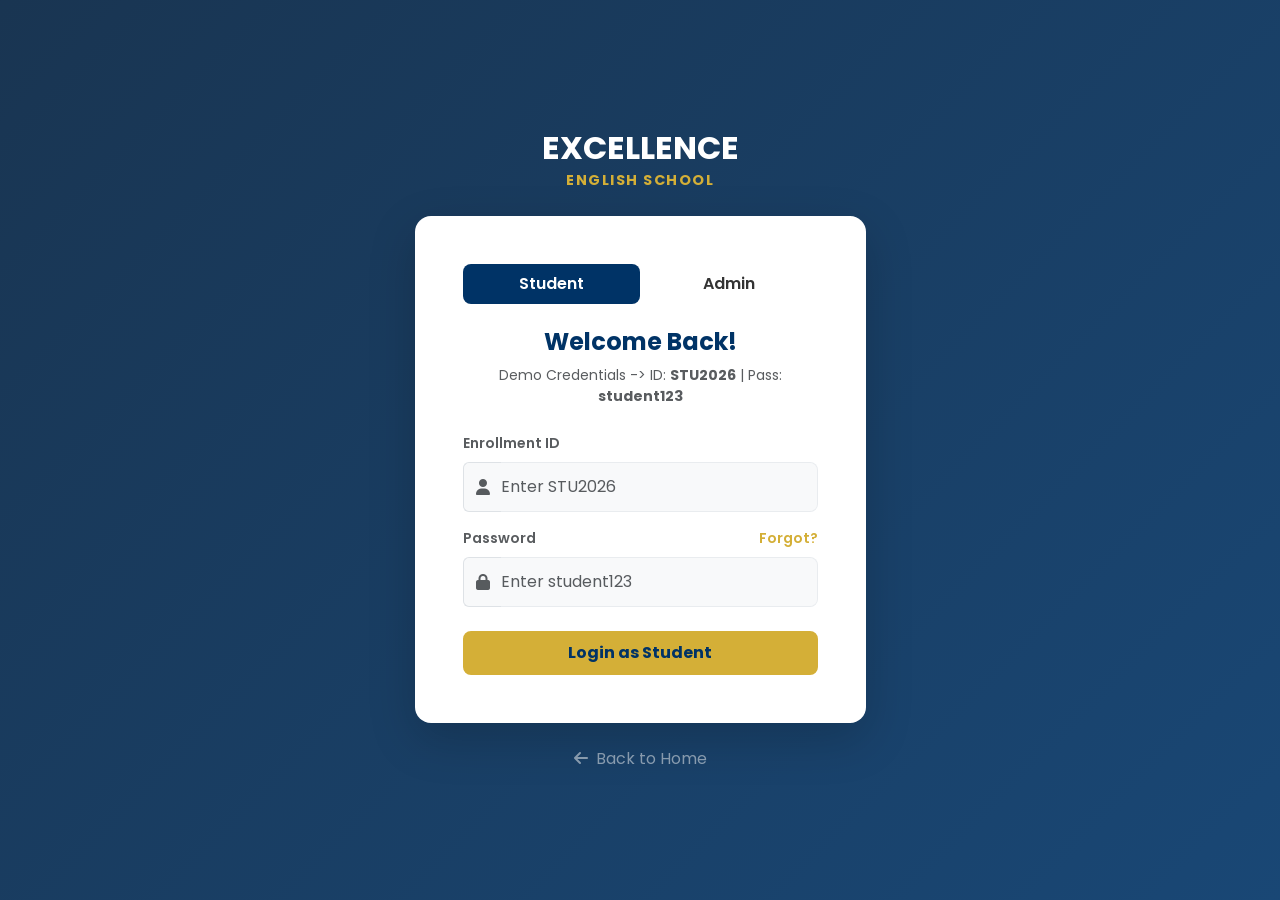
<file: login.html>
<!DOCTYPE html>
<html lang="en">
<head>
    <meta charset="UTF-8">
    <meta name="viewport" content="width=device-width, initial-scale=1.0">
    <title>Login | Excellence English School</title>
    <link href="https://fonts.googleapis.com/css2?family=Poppins:wght@300;400;500;600;700&display=swap" rel="stylesheet">
    <link href="https://cdn.jsdelivr.net/npm/bootstrap@5.3.2/dist/css/bootstrap.min.css" rel="stylesheet">
    <link rel="stylesheet" href="https://cdnjs.cloudflare.com/ajax/libs/font-awesome/6.4.2/css/all.min.css">
    <link href="https://unpkg.com/aos@2.3.1/dist/aos.css" rel="stylesheet">
    <link rel="stylesheet" href="style.css">
    <style>
        /* Special styles just for the login page background */
        .login-page-bg {
            background: linear-gradient(135deg, rgba(0, 31, 63, 0.9) 0%, rgba(0, 51, 102, 0.9) 100%), url('https://via.placeholder.com/1920x1080/003366/003366');
            background-size: cover;
            background-position: center;
            min-height: 100vh;
            display: flex;
            align-items: center;
        }
        .nav-pills .nav-link {
            color: var(--text-dark);
            border-radius: 8px;
            font-weight: 600;
        }
        .nav-pills .nav-link.active {
            background-color: var(--primary-blue);
            color: var(--white);
        }
        .login-card {
            border-top: 5px solid var(--accent-gold);
        }
    </style>
</head>
<body class="login-page-bg">

    <div class="container py-5">
        <div class="row justify-content-center">
            <div class="col-lg-5 col-md-8 col-sm-10" data-aos="zoom-in">
                
                <!-- School Logo/Name -->
                <div class="text-center mb-4">
                    <a href="index.html" class="text-decoration-none text-white">
                        <h2 class="fw-bold mb-0">EXCELLENCE</h2>
                        <span class="text-gold tracking-wide fw-bold text-uppercase" style="font-size: 0.9rem;">English School</span>
                    </a>
                </div>

                <!-- Login Card -->
                <div class="card login-card shadow-lg border-0 rounded-4 p-4 p-md-5 bg-white">
                    
                    <!-- Tabs for Student vs Admin -->
                    <ul class="nav nav-pills nav-justified mb-4" id="loginTabs" role="tablist">
                        <li class="nav-item" role="presentation">
                            <button class="nav-link active" id="student-tab" data-bs-toggle="pill" data-bs-target="#student-login" type="button" role="tab">Student</button>
                        </li>
                	        <li class="nav-item" role="presentation">
                            <button class="nav-link" id="admin-tab" data-bs-toggle="pill" data-bs-target="#admin-login" type="button" role="tab">Admin</button>
                        </li>
                    </ul>

                    <div class="tab-content" id="loginTabsContent">
                        
                        <!-- Student Login Form -->
                        <!-- Student Login Form -->
                        <div class="tab-pane fade show active" id="student-login" role="tabpanel">
                            <div class="text-center mb-4">
                                <h4 class="fw-bold text-primary-blue">Welcome Back!</h4>
                                <p class="text-muted small">Demo Credentials -> ID: <b>STU2026</b> | Pass: <b>student123</b></p>
                            </div>
                            <!-- Added ID to form -->
                            <form id="studentLoginForm">
                                <div class="mb-3">
                                    <label class="form-label text-muted fw-semibold small">Enrollment ID</label>
                                    <div class="input-group">
                                        <span class="input-group-text bg-light border-end-0"><i class="fas fa-user text-muted"></i></span>
                                        <input type="text" id="studentId" class="form-control custom-input border-start-0 ps-0" placeholder="Enter STU2026" required>
                                    </div>
                                </div>
                                <div class="mb-4">
                                    <label class="form-label text-muted fw-semibold small d-flex justify-content-between">
                                        Password
                                        <a href="#" class="text-gold text-decoration-none">Forgot?</a>
                                    </label>
                                    <div class="input-group">
                                        <span class="input-group-text bg-light border-end-0"><i class="fas fa-lock text-muted"></i></span>
                                        <input type="password" id="studentPass" class="form-control custom-input border-start-0 ps-0" placeholder="Enter student123" required>
                                    </div>
                                </div>
                                <!-- Error Message Container -->
                                <div id="studentError" class="text-danger small fw-bold text-center mb-3 d-none">Invalid ID or Password!</div>
                                
                                <button type="submit" class="btn btn-primary-custom w-100 py-2 fw-bold rounded-3">Login as Student</button>
                            </form>
                        </div>

                        <!-- Admin Login Form -->
                        <div class="tab-pane fade" id="admin-login" role="tabpanel">
                            <div class="text-center mb-4">
                                <h4 class="fw-bold text-primary-blue">Admin Portal</h4>
                                <p class="text-muted small">Demo Credentials -> User: <b>admin</b> | Pass: <b>admin123</b></p>
                            </div>
                            <!-- Added ID to form -->
                            <form id="adminLoginForm">
                                <div class="mb-3">
                                    <label class="form-label text-muted fw-semibold small">Admin Username</label>
                                    <div class="input-group">
                                        <span class="input-group-text bg-light border-end-0"><i class="fas fa-shield-alt text-muted"></i></span>
                                        <input type="text" id="adminUser" class="form-control custom-input border-start-0 ps-0" placeholder="Enter admin" required>
                                    </div>
                                </div>
                                <div class="mb-4">
                                    <label class="form-label text-muted fw-semibold small">Admin Password</label>
                                    <div class="input-group">
                                        <span class="input-group-text bg-light border-end-0"><i class="fas fa-key text-muted"></i></span>
                                        <input type="password" id="adminPass" class="form-control custom-input border-start-0 ps-0" placeholder="Enter admin123" required>
                                    </div>
                                </div>
                                <!-- Error Message Container -->
                                <div id="adminError" class="text-danger small fw-bold text-center mb-3 d-none">Invalid Username or Password!</div>

                                <button type="submit" class="btn btn-primary w-100 py-2 fw-bold rounded-3 bg-primary-blue border-0">Secure Admin Login</button>
                            </form>
                        </div>

                    </div>
                </div>
                
                <div class="text-center mt-4">
                    <a href="index.html" class="text-white-50 text-decoration-none"><i class="fas fa-arrow-left me-2"></i>Back to Home</a>
                </div>

            </div>
        </div>
    </div>
<script>
        // Student Login Logic
        document.getElementById('studentLoginForm').addEventListener('submit', function(e) {
            e.preventDefault(); // Stop page reload
            const id = document.getElementById('studentId').value;
            const pass = document.getElementById('studentPass').value;
            
            if (id === 'STU2026' && pass === 'student123') {
                window.location.href = 'student-dashboard.html'; // Redirect on success
            } else {
                document.getElementById('studentError').classList.remove('d-none'); // Show error
            }
        });

        // Admin Login Logic
        document.getElementById('adminLoginForm').addEventListener('submit', function(e) {
            e.preventDefault(); // Stop page reload
            const user = document.getElementById('adminUser').value;
            const pass = document.getElementById('adminPass').value;
            
            if (user === 'admin' && pass === 'admin123') {
                window.location.href = 'admin-dashboard.html'; // Redirect on success
            } else {
                document.getElementById('adminError').classList.remove('d-none'); // Show error
            }
        });
    </script>

    <script src="https://cdn.jsdelivr.net/npm/bootstrap@5.3.2/dist/js/bootstrap.bundle.min.js"></script>
    <script src="https://unpkg.com/aos@2.3.1/dist/aos.js"></script>
    <script>AOS.init({ duration: 800, once: true });</script>
</body>
</html>
</file>
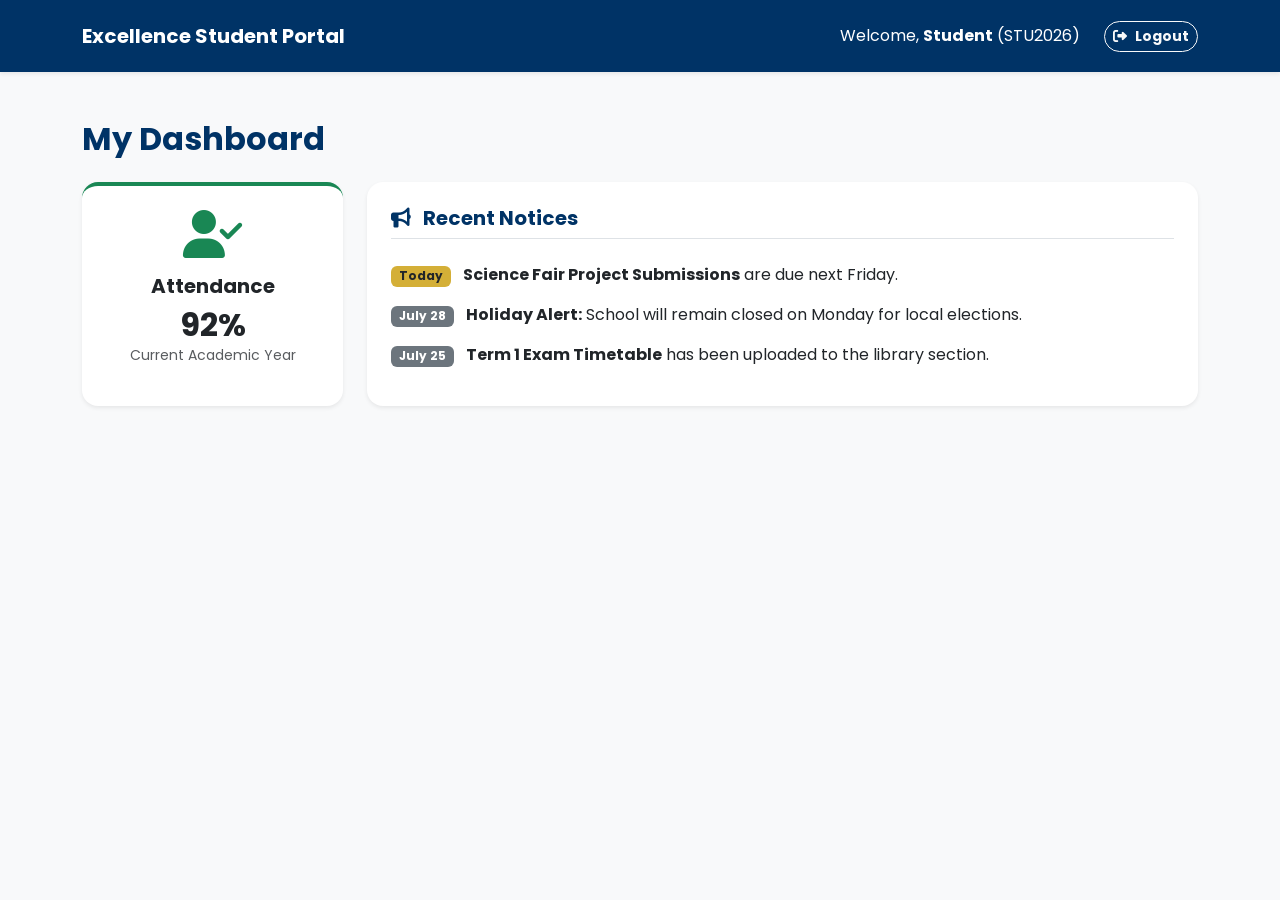
<file: student-dashboard.html>
<!DOCTYPE html>
<html lang="en">
<head>
    <meta charset="UTF-8">
    <meta name="viewport" content="width=device-width, initial-scale=1.0">
    <title>Student Dashboard | Excellence English School</title>
    <link href="https://fonts.googleapis.com/css2?family=Poppins:wght@300;400;500;600;700&display=swap" rel="stylesheet">
    <link href="https://cdn.jsdelivr.net/npm/bootstrap@5.3.2/dist/css/bootstrap.min.css" rel="stylesheet">
    <link rel="stylesheet" href="https://cdnjs.cloudflare.com/ajax/libs/font-awesome/6.4.2/css/all.min.css">
    <link rel="stylesheet" href="style.css">
</head>
<body class="bg-light">

    <!-- Simple Dashboard Navbar -->
    <nav class="navbar navbar-expand-lg bg-primary-blue text-white shadow-sm py-3">
        <div class="container">
            <a class="navbar-brand text-white fw-bold" href="#">Excellence Student Portal</a>
            <div class="d-flex align-items-center">
                <span class="me-4 d-none d-md-block">Welcome, <b>Student</b> (STU2026)</span>
                <a href="login.html" class="btn btn-outline-light btn-sm rounded-pill fw-bold"><i class="fas fa-sign-out-alt me-2"></i>Logout</a>
            </div>
        </div>
    </nav>

    <!-- Dashboard Content -->
    <div class="container py-5">
        <h2 class="fw-bold text-primary-blue mb-4">My Dashboard</h2>
        
        <div class="row g-4">
            <!-- Attendance Card -->
            <div class="col-md-3">
                <div class="card border-0 shadow-sm rounded-4 p-4 text-center h-100 border-top border-4 border-success">
                    <i class="fas fa-user-check fa-3x text-success mb-3"></i>
                    <h5 class="fw-bold">Attendance</h5>
                    <h2 class="text-dark fw-bold mb-0">92%</h2>
                    <p class="text-muted small">Current Academic Year</p>
                </div>
            </div>
            
            <!-- Notice Board Card -->
            <div class="col-md-9">
                <div class="card border-0 shadow-sm rounded-4 p-4 h-100">
                    <h5 class="fw-bold text-primary-blue border-bottom pb-2"><i class="fas fa-bullhorn me-2"></i> Recent Notices</h5>
                    <ul class="list-unstyled mt-3 mb-0">
                        <li class="mb-3">
                            <span class="badge bg-gold text-dark me-2">Today</span> 
                            <b>Science Fair Project Submissions</b> are due next Friday.
                        </li>
                        <li class="mb-3">
                            <span class="badge bg-secondary me-2">July 28</span> 
                            <b>Holiday Alert:</b> School will remain closed on Monday for local elections.
                        </li>
                        <li>
                            <span class="badge bg-secondary me-2">July 25</span> 
                            <b>Term 1 Exam Timetable</b> has been uploaded to the library section.
                        </li>
                    </ul>
                </div>
            </div>
        </div>
    </div>

</body>
</html>
</file>
<file: style.css>
/* =========================================
   VARIABLES & GLOBAL STYLES
   ========================================= */
:root {
    --primary-blue: #003366; /* Deep Royal Blue */
    --accent-gold: #D4AF37;  /* Premium Gold */
    --text-dark: #333333;
    --text-light: #777777;
    --bg-light: #f8f9fa;
    --white: #ffffff;
}

body {
    font-family: 'Poppins', sans-serif;
    color: var(--text-dark);
    overflow-x: hidden;
}

a {
    text-decoration: none;
    transition: all 0.3s ease;
}

/* =========================================
   TOP BAR
   ========================================= */
.top-bar {
    background-color: var(--primary-blue);
    font-size: 0.9rem;
}

.top-bar a:hover {
    color: var(--accent-gold) !important;
}

/* =========================================
   NAVIGATION (NAVBAR)
   ========================================= */
.school-name {
    color: var(--primary-blue);
    letter-spacing: 1px;
}

.school-tagline {
    font-size: 0.8rem;
    color: var(--accent-gold);
    font-weight: 600;
    text-transform: uppercase;
    letter-spacing: 2px;
}

.navbar-nav .nav-link {
    color: var(--text-dark);
    font-weight: 500;
    padding: 10px 15px;
    position: relative;
}

.navbar-nav .nav-link:hover, 
.navbar-nav .nav-link.active {
    color: var(--primary-blue);
}

/* Navbar Hover Underline Animation */
.navbar-nav .nav-link::after {
    content: '';
    position: absolute;
    bottom: 5px;
    left: 15px;
    width: 0;
    height: 2px;
    background-color: var(--accent-gold);
    transition: 0.3s;
}

.navbar-nav .nav-link:hover::after,
.navbar-nav .nav-link.active::after {
    width: calc(100% - 30px);
}

/* Custom Admission Button */
.btn-primary-custom {
    background-color: var(--accent-gold);
    color: var(--primary-blue);
    border: 2px solid var(--accent-gold);
    transition: all 0.3s ease;
}

.btn-primary-custom:hover {
    background-color: transparent;
    color: var(--accent-gold);
}

/* =========================================
   FOOTER
   ========================================= */
.footer {
    background-color: var(--primary-blue);
    color: var(--white);
}

.footer-title {
    color: var(--accent-gold);
    font-weight: 600;
    position: relative;
    padding-bottom: 15px;
}

.footer-title::after {
    content: '';
    position: absolute;
    left: 0;
    bottom: 0;
    width: 50px;
    height: 2px;
    background-color: var(--accent-gold);
}

.footer-links li {
    margin-bottom: 12px;
}

.footer-links a {
    color: rgba(255, 255, 255, 0.7);
}

.footer-links a:hover {
    color: var(--accent-gold);
    padding-left: 5px; /* Subtle hover slide effect */
}

.text-gold {
    color: var(--accent-gold);
}

/* Footer Social Icons */
.footer-social a {
    display: inline-flex;
    align-items: center;
    justify-content: center;
    width: 36px;
    height: 36px;
    background-color: rgba(255, 255, 255, 0.1);
    color: var(--white);
    border-radius: 50%;
    margin-right: 10px;
    transition: all 0.3s ease;
}

.footer-social a:hover {
    background-color: var(--accent-gold);
    color: var(--primary-blue);
    transform: translateY(-3px);
}

/* =========================================
   UTILITIES
   ========================================= */
.text-primary-blue { color: var(--primary-blue) !important; }
.bg-primary-blue { background-color: var(--primary-blue) !important; }
.bg-primary-blue-light { background-color: rgba(0, 51, 102, 0.1) !important; }
.bg-gold { background-color: var(--accent-gold) !important; }
.text-gold { color: var(--accent-gold) !important; }
.tracking-wide { letter-spacing: 1.5px; }

/* Custom Buttons */
.btn-gold {
    background-color: var(--accent-gold);
    color: var(--primary-blue);
    border: 2px solid var(--accent-gold);
    transition: all 0.3s ease;
}

.btn-gold:hover {
    background-color: transparent;
    color: var(--accent-gold);
}

/* =========================================
   HERO SECTION
   ========================================= */
.hero-section {
    min-height: 85vh;
    /* You can replace the linear-gradient below with a URL to a real photo later: 
       background-image: url('../images/banner.jpg'); */
    background: linear-gradient(135deg, #001f3f 0%, #003366 100%);
    background-size: cover;
    background-position: center;
    background-attachment: fixed;
}

.hero-overlay {
    position: absolute;
    top: 0; left: 0; right: 0; bottom: 0;
    background-color: rgba(0, 0, 0, 0.4);
    z-index: 0;
}

/* =========================================
   FEATURES / WHY CHOOSE US
   ========================================= */
.feature-card {
    transition: transform 0.4s ease, box-shadow 0.4s ease;
    border-radius: 12px;
}

.feature-card:hover {
    transform: translateY(-10px);
    box-shadow: 0 15px 30px rgba(0,0,0,0.1) !important;
}

.icon-wrapper {
    width: 80px;
    height: 80px;
    border-radius: 50%;
    display: flex;
    align-items: center;
    justify-content: center;
    transition: all 0.4s ease;
}

.feature-card:hover .icon-wrapper {
    background-color: var(--primary-blue) !important;
    color: var(--white) !important;
    transform: rotateY(180deg);
}

/* =========================================
   ACADEMICS SECTION
   ========================================= */
.academic-card {
    transition: all 0.3s ease;
    background-color: rgba(255, 255, 255, 0.05);
}

.academic-card:hover {
    background-color: var(--accent-gold);
    border-color: var(--accent-gold) !important;
    transform: translateY(-5px);
}

.academic-card:hover h4, 
.academic-card:hover p {
    color: var(--primary-blue) !important;
}

/* =========================================
   NEWS CARDS
   ========================================= */
.news-card {
    border-radius: 12px;
    overflow: hidden;
    transition: transform 0.3s ease;
}

.news-card:hover {
    transform: translateY(-5px);
}

.news-card .bg-light {
    transition: background-color 0.3s ease;
}

.news-card:hover .bg-light {
    background-color: var(--primary-blue-light) !important;
}

/* =========================================
   PAGE HEADERS (Sub-pages)
   ========================================= */
.page-header {
    background: linear-gradient(135deg, rgba(0, 31, 63, 0.9) 0%, rgba(0, 51, 102, 0.9) 100%), url('https://via.placeholder.com/1920x400/003366/003366');
    background-size: cover;
    background-position: center;
    border-bottom: 5px solid var(--accent-gold);
}

/* =========================================
   ADMISSIONS TIMELINE & FORM
   ========================================= */
.process-step {
    position: relative;
}

/* Draws a line between numbers */
.process-step:not(:last-child)::after {
    content: '';
    position: absolute;
    left: 22px;
    top: 45px;
    bottom: -15px;
    width: 2px;
    background-color: var(--accent-gold);
    opacity: 0.5;
}

.custom-input {
    background-color: #f8f9fa;
    border: 1px solid #e9ecef;
    padding: 12px 15px;
    border-radius: 8px;
    transition: all 0.3s ease;
}

.custom-input:focus {
    background-color: var(--white);
    border-color: var(--primary-blue);
    box-shadow: 0 0 0 0.25rem rgba(0, 51, 102, 0.1);
}

/* =========================================
   GALLERY
   ========================================= */
.gallery-card {
    cursor: pointer;
}

.gallery-img {
    transition: transform 0.5s ease;
}

.gallery-card:hover .gallery-img {
    transform: scale(1.1);
}

.gallery-overlay {
    position: absolute;
    top: 0; left: 0; right: 0; bottom: 0;
    background: rgba(0, 51, 102, 0.8);
    opacity: 0;
    transition: opacity 0.4s ease;
}

.gallery-card:hover .gallery-overlay {
    opacity: 1;
}

/* Gallery Filter Buttons */
.btn-outline-primary {
    color: var(--primary-blue);
    border-color: var(--primary-blue);
}

.btn-outline-primary:hover, 
.btn-outline-primary.active {
    background-color: var(--primary-blue);
    color: var(--white);
    border-color: var(--primary-blue);
}
</file>
